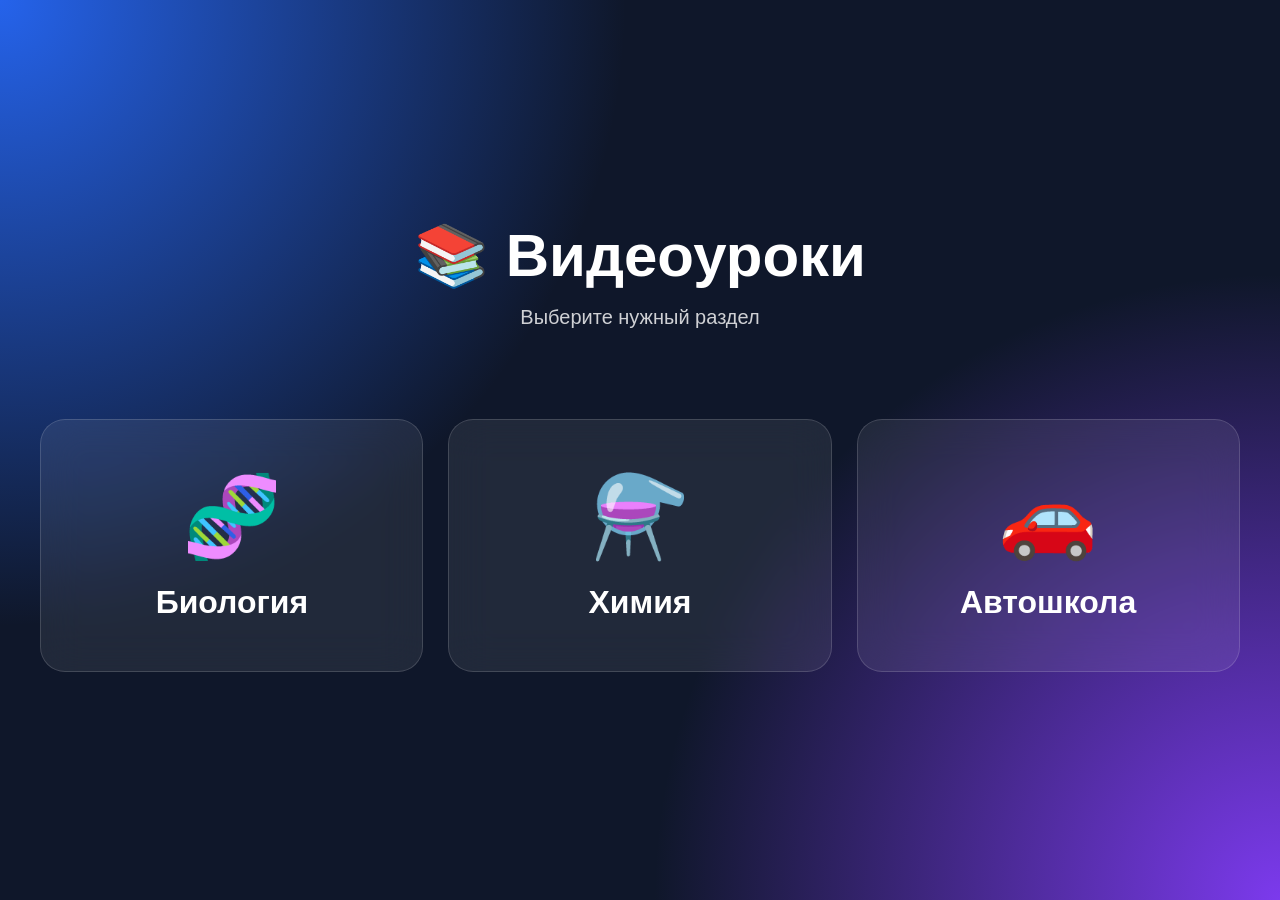
<file: index.html>
<!DOCTYPE html>
<html lang="en">
<head>
    <meta charset="UTF-8">
    <meta name="viewport" content="width=device-width, initial-scale=1.0">
    <link rel="stylesheet" href="style.css">
    <script src="script.js"></script>
    <title>Видеоуроки</title>
</head>
<body>
   <div class="hero">
    <h1>📚 Видеоуроки</h1>
    <p>Выберите нужный раздел</p>
</div>

<div class="categories">

    <a href="biology/biology.html" class="category biology">
        <div class="icon">🧬</div>
        <h2>Биология</h2>
    </a>

    <a href="chemistry/chemistry.html" class="category chemistry">
        <div class="icon">⚗️</div>
        <h2>Химия</h2>
    </a>

    <a href="driving/driving.html" class="category driving">
        <div class="icon">🚗</div>
        <h2>Автошкола</h2>
    </a>

</div>
</body>
</html>
</file>
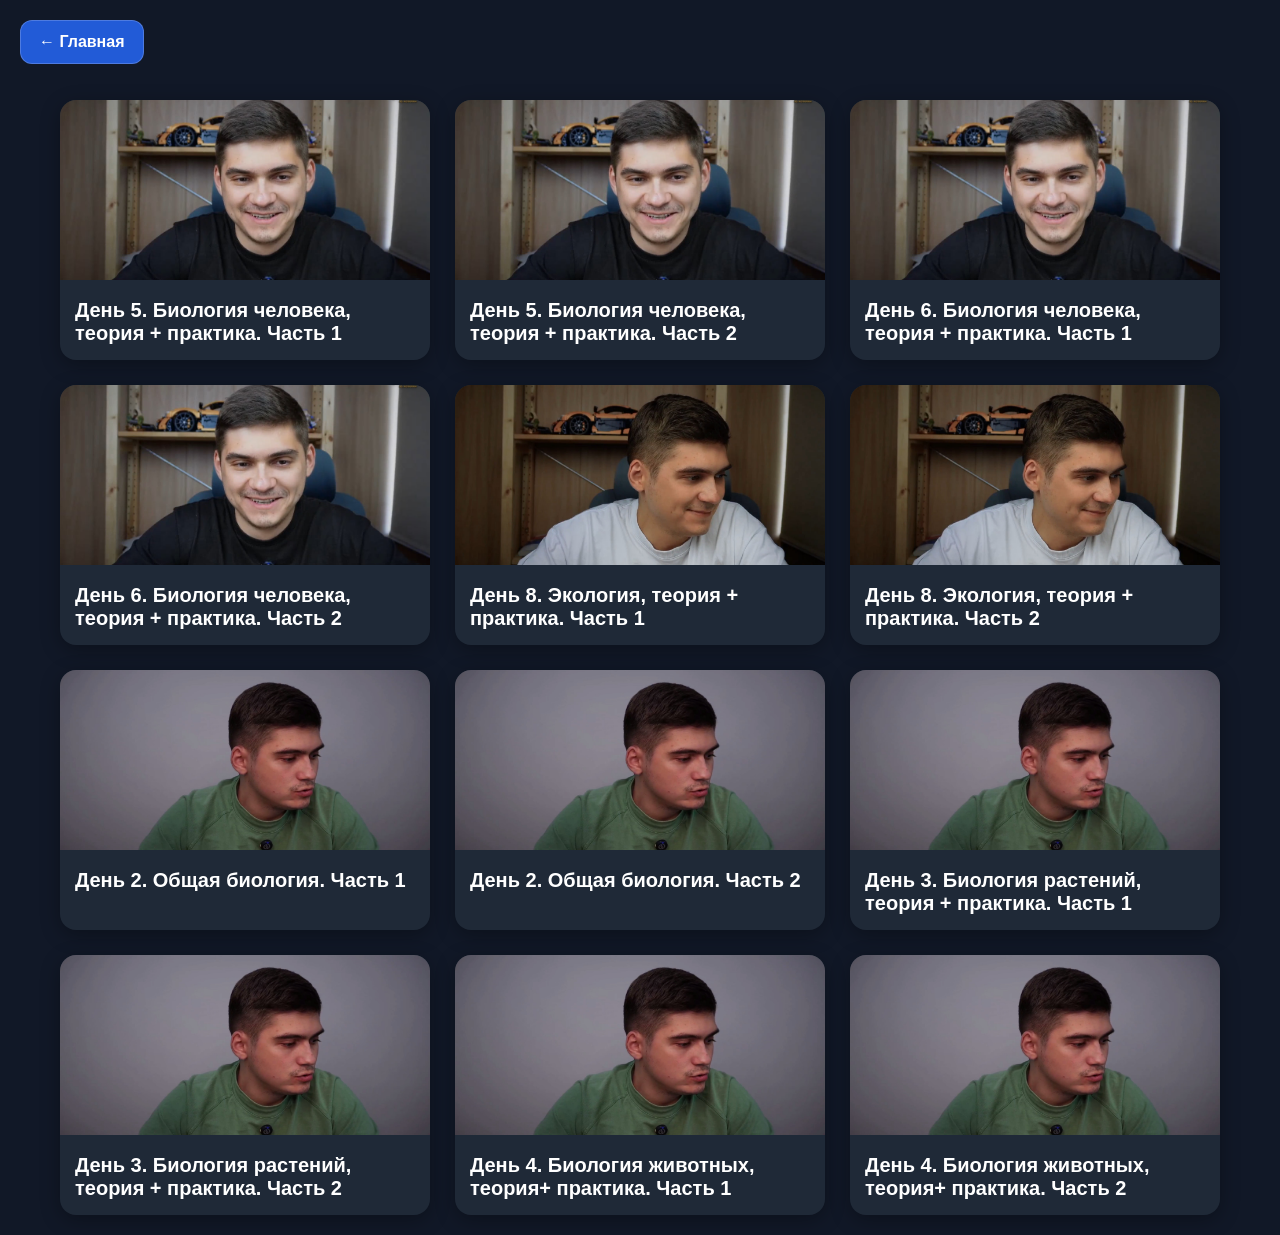
<file: biology/biology.html>
<!DOCTYPE html>
<html lang="en">
<head>
    <meta charset="UTF-8">
    <meta name="viewport" content="width=device-width, initial-scale=1.0">
    <link rel="stylesheet" href="biology.css">
    <script src="script.js"></script>
    <title>Document</title>
</head>
<body>
    <div id="mainPage">

<div class="video-grid">

<div class="card" onclick="openVideo('https://educontent.cloud/watch/ddbd0904-7dd3-4277-af37-741497814274?partner=15')">
<img src="/img/photo_2026-06-14_15-30-40.jpg">
<div class="card-title">День 5. Биология человека, теория + практика. Часть 1</div>
</div>

<div class="card" onclick="openVideo('https://educontent.cloud/watch/965122a3-87a3-4da2-8e14-28dfcf25ff70?partner=15')">
<img src="/img/photo_2026-06-14_15-30-40.jpg">
<div class="card-title">День 5. Биология человека, теория + практика. Часть 2</div>
</div>

<div class="card" onclick="openVideo('https://educontent.cloud/watch/f01aaa57-89a0-4a9c-bb4d-0c09159a7fdc?partner=15')">
<img src="/img/photo_2026-06-14_15-30-40.jpg">
<div class="card-title">День 6. Биология человека, теория + практика. Часть 1</div>
</div>

<div class="card" onclick="openVideo('https://educontent.cloud/watch/52076f2c-f1e5-4170-802f-f8b6f392ac95?partner=15')">
<img src="/img/photo_2026-06-14_15-30-40.jpg">
<div class="card-title">День 6. Биология человека, теория + практика. Часть 2</div>
</div>

<div class="card" onclick="openVideo('https://educontent.cloud/watch/01c0ef11-afef-433f-ab59-c601d9184adc?partner=15')">
<img src="/img/photo_2026-06-17_14-24-04.jpg">
<div class="card-title">День 8. Экология, теория + практика. Часть 1</div>
</div>

<div class="card" onclick="openVideo('https://educontent.cloud/watch/a6dc06b3-ce31-45e4-8dcd-dfde159e2c9e?partner=15')">
<img src="/img/photo_2026-06-17_14-24-04.jpg">
<div class="card-title">День 8. Экология, теория + практика. Часть 2</div>
</div>

<div class="card" onclick="openVideo('https://educontent.cloud/watch/a62ca53e-e510-469f-8e6b-aa2de824ad38?partner=15')">
<img src="/img/photo_2026-06-18_15-24-16.jpg">
<div class="card-title">День 2. Общая биология. Часть 1</div>
</div>

<div class="card" onclick="openVideo('https://educontent.cloud/watch/0af4f071-ea33-4fcc-b285-65c5c4a2124e?partner=15')">
<img src="/img/photo_2026-06-18_15-24-16.jpg">
<div class="card-title">День 2. Общая биология. Часть 2</div>
</div>

<div class="card" onclick="openVideo('https://educontent.cloud/watch/79d5f12c-2b6b-4fa7-a296-f15b64aebf7d?partner=15')">
<img src="/img/photo_2026-06-18_15-24-16.jpg">
<div class="card-title">День 3. Биология растений, теория + практика. Часть 1</div>
</div>

<div class="card" onclick="openVideo('https://educontent.cloud/watch/801435ff-1f9a-44a3-9145-e1ad1ebd92e9?partner=15')">
<img src="/img/photo_2026-06-18_15-24-16.jpg">
<div class="card-title">День 3. Биология растений, теория + практика. Часть 2</div>
</div>

<div class="card" onclick="openVideo('https://educontent.cloud/watch/d9fd2fd9-163f-45d2-8e9f-938d5fd29ff5?partner=15')">
<img src="/img/photo_2026-06-18_15-24-16.jpg">
<div class="card-title">День 4. Биология животных, теория+ практика. Часть 1</div>
</div>

<div class="card" onclick="openVideo('https://educontent.cloud/watch/86117f5d-f39f-44be-aef0-ced126111921?partner=15')">
<img src="/img/photo_2026-06-18_15-24-16.jpg">
<div class="card-title">День 4. Биология животных, теория+ практика. Часть 2</div>
</div>

</div>

<a href="../index.html" class="back-home">
    ← Главная
</a>

</div>

<!-- Страница плеера -->
<div class="player-page" id="playerPage">
    <div class="player-controls">
        <button class="back-btn" onclick="backToMenu()">
            ← Назад к урокам
        </button>
    </div>
    <div class="iframe-container">
        <!-- Добавлены все виды разрешений на фулскрин для всех браузеров -->
        <iframe 
            id="player" 
            allow="autoplay; fullscreen; picture-in-picture" 
            allowfullscreen
            webkitallowfullscreen
            mozallowfullscreen>
        </iframe>
    </div>
</div>

</div>
</body>
</html>
</file>
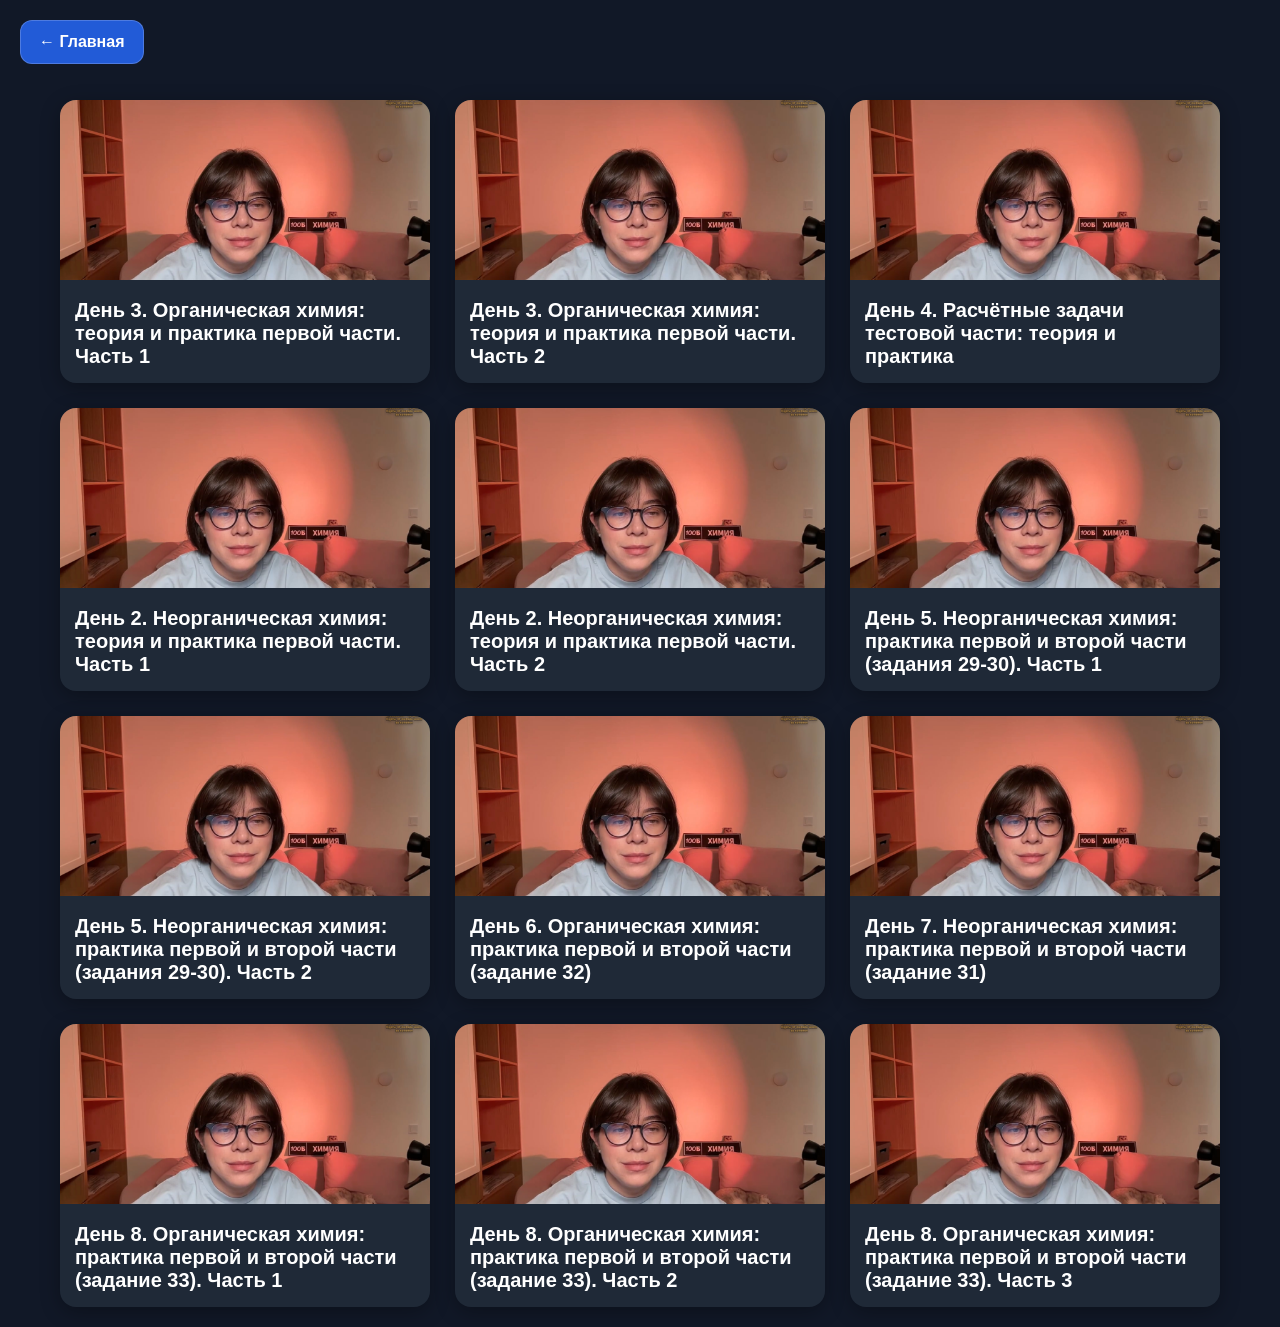
<file: chemistry/chemistry.html>
<!DOCTYPE html>
<html lang="en">
<head>
    <meta charset="UTF-8">
    <meta name="viewport" content="width=device-width, initial-scale=1.0">
    <link rel="stylesheet" href="chemistry.css">
    <script src="script.js"></script>
    <title>Document</title>
</head>
<body>
    <div id="mainPage">

<div class="video-grid">

<div class="card" onclick="openVideo('https://educontent.cloud/watch/3a9de1ed-5f81-4a28-bfef-b7c8d9c45e52?partner=15')">
<img src="/img/photo_2026-06-13_22-51-45.jpg">
<div class="card-title">День 3. Органическая химия: теория и практика первой части. Часть 1</div>
</div>

<div class="card" onclick="openVideo('https://educontent.cloud/watch/f63d94f8-9650-4481-bf72-a2ce60444272?partner=15')">
<img src="/img/photo_2026-06-13_22-51-45.jpg">
<div class="card-title">День 3. Органическая химия: теория и практика первой части. Часть 2</div>
</div>

<div class="card" onclick="openVideo('https://educontent.cloud/watch/bc212c4a-5a4e-4059-9bf1-5917840c0b3c?partner=15')">
<img src="/img/photo_2026-06-13_22-51-45.jpg">
<div class="card-title">День 4. Расчётные задачи тестовой части: теория и практика</div>
</div>

<div class="card" onclick="openVideo('https://educontent.cloud/watch/9d1a02d1-1d96-47a5-9cf2-492da953de85?partner=15')">
<img src="/img/photo_2026-06-13_22-51-45.jpg">
<div class="card-title">День 2. Неорганическая химия: теория и практика первой части. Часть 1</div>
</div>

<div class="card" onclick="openVideo('https://educontent.cloud/watch/8f34f0d1-cc15-4140-aab6-fd9af4cc4302?partner=15')">
<img src="/img/photo_2026-06-13_22-51-45.jpg">
<div class="card-title">День 2. Неорганическая химия: теория и практика первой части. Часть 2</div>
</div>

<div class="card" onclick="openVideo('https://educontent.cloud/watch/2f02ac73-53be-4cf0-a3c2-dff0be4d95e5?partner=15')">
<img src="/img/photo_2026-06-13_22-51-45.jpg">
<div class="card-title">День 5. Неорганическая химия: практика первой и второй части (задания 29-30). Часть 1</div>
</div>

<div class="card" onclick="openVideo('https://educontent.cloud/watch/f59fa327-da49-45a8-894b-cc3b343ca68a?partner=15')">
<img src="/img/photo_2026-06-13_22-51-45.jpg">
<div class="card-title">День 5. Неорганическая химия: практика первой и второй части (задания 29-30). Часть 2</div>
</div>

<div class="card" onclick="openVideo('https://educontent.cloud/watch/2544ecf9-5b21-4945-bd51-e5b1445ce355?partner=15')">
<img src="/img/photo_2026-06-13_22-51-45.jpg">
<div class="card-title">День 6. Органическая химия: практика первой и второй части (задание 32)</div>
</div>

<div class="card" onclick="openVideo('https://educontent.cloud/watch/44e163cb-55b9-4bcb-8bdf-e8d6be2c6e61?partner=15')">
<img src="/img/photo_2026-06-13_22-51-45.jpg">
<div class="card-title">День 7. Неорганическая химия: практика первой и второй части (задание 31)</div>
</div>

<div class="card" onclick="openVideo('https://educontent.cloud/watch/7e7b91af-97a6-4a74-9ab0-2909271b89b3?partner=15')">
<img src="/img/photo_2026-06-13_22-51-45.jpg">
<div class="card-title">День 8. Органическая химия: практика первой и второй части (задание 33).  Часть 1</div>
</div>

<div class="card" onclick="openVideo('https://educontent.cloud/watch/ff59957c-a959-4c82-a22c-02a159528e3c?partner=15')">
<img src="/img/photo_2026-06-13_22-51-45.jpg">
<div class="card-title">День 8. Органическая химия: практика первой и второй части (задание 33). Часть 2</div>
</div>

<div class="card" onclick="openVideo('https://educontent.cloud/watch/93c9dbc3-98e1-49c6-b989-ceff128943f0?partner=15')">
<img src="/img/photo_2026-06-13_22-51-45.jpg">
<div class="card-title">День 8. Органическая химия: практика первой и второй части (задание 33). Часть 3</div>
</div>

</div>

<a href="../index.html" class="back-home">
    ← Главная
</a>

</div>

<!-- Страница плеера -->
<div class="player-page" id="playerPage">
    <div class="player-controls">
        <button class="back-btn" onclick="backToMenu()">
            ← Назад к урокам
        </button>
    </div>
    <div class="iframe-container">
        <!-- Добавлены все виды разрешений на фулскрин для всех браузеров -->
        <iframe 
            id="player" 
            allow="autoplay; fullscreen; picture-in-picture" 
            allowfullscreen
            webkitallowfullscreen
            mozallowfullscreen>
        </iframe>
    </div>
</div>

</div>
</body>
</html>
</file>
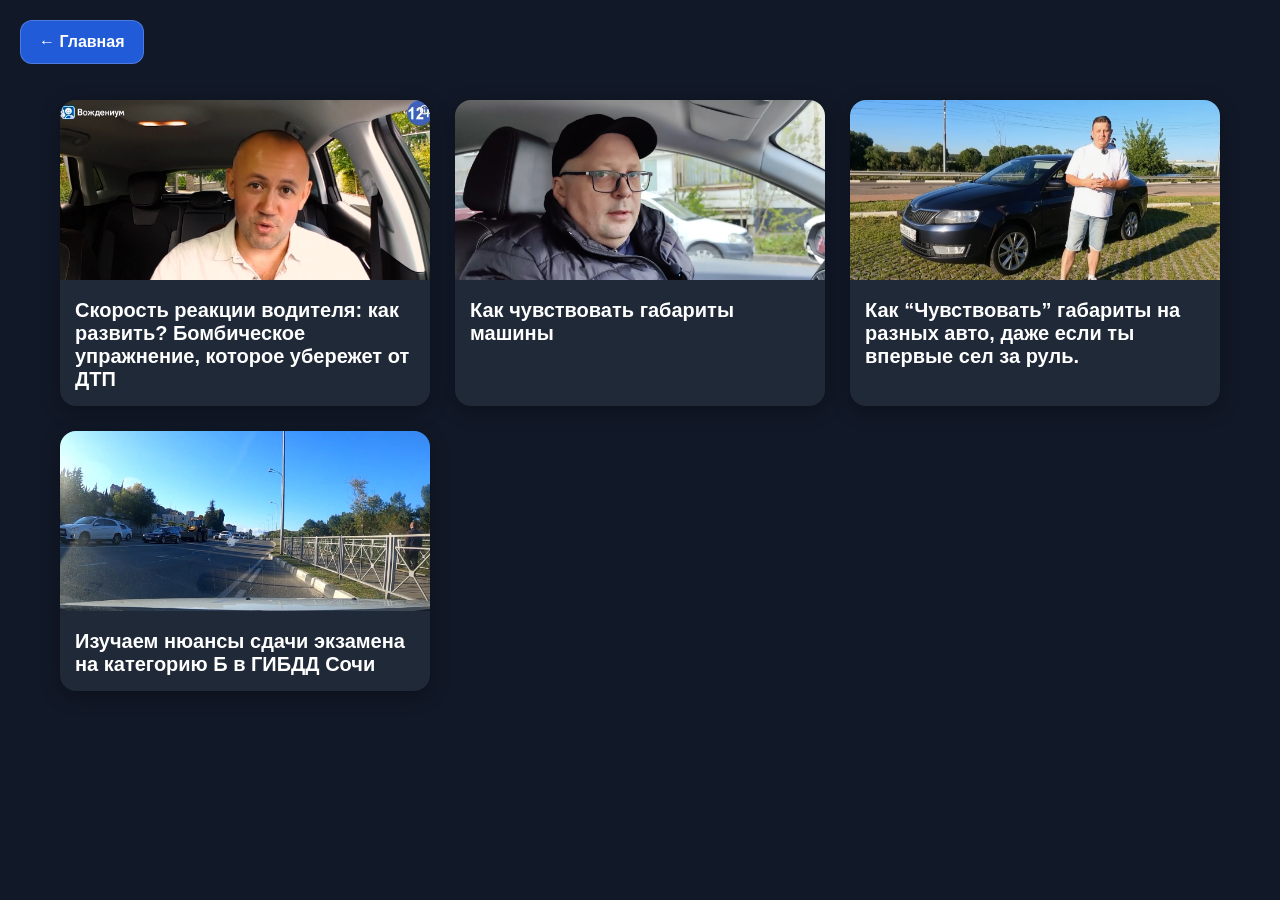
<file: driving/driving.html>
<!DOCTYPE html>
<html lang="en">
<head>
    <meta charset="UTF-8">
    <meta name="viewport" content="width=device-width, initial-scale=1.0">
    <link rel="stylesheet" href="driving.css">
    <script src="script.js"></script>
    <title>Document</title>
</head>
<body>
    <div id="mainPage">

<div class="video-grid">

<div class="card" onclick="openVideo('https://drive.google.com/file/d/1w-4HDv-1IhQ0u_moSZJhE8yCY3kiBPnA/preview')">
<img src="/img/скорость реакции.jpg">
<div class="card-title">Скорость реакции водителя: как развить? Бомбическое упражнение, которое убережет от ДТП</div>
</div>

<div class="card" onclick="openVideo('https://drive.google.com/file/d/1jUODFKJX-G3pyVg3n8MUusuysvQ2B1Dq/preview')">
<img src="/img/Габариты.jpg">
<div class="card-title">Как чувствовать габариты машины</div>
</div>

<div class="card" onclick="openVideo('https://drive.google.com/file/d/194FkBUVFMNIXtS3485aRCaCLGbrbrEOW/preview')">
<img src="/img/габариты2.jpg">
<div class="card-title">Как “Чувствовать” габариты на разных авто, даже если ты впервые сел за руль.</div>
</div>

<div class="card" onclick="openVideo('https://drive.google.com/file/d/1SRIxRqbRFAEaiZ6q6hjQSQI2pyxc_uaw/preview')">
<img src="/img/сочи.jpg">
<div class="card-title">Изучаем нюансы сдачи экзамена на категорию Б в ГИБДД Сочи</div>
</div>

</div>

<a href="../index.html" class="back-home">
    ← Главная
</a>

</div>

<!-- Страница плеера -->
<div class="player-page" id="playerPage">
    <div class="player-controls">
        <button class="back-btn" onclick="backToMenu()">
            ← Назад к урокам
        </button>
    </div>
    <div class="iframe-container">
        <!-- Добавлены все виды разрешений на фулскрин для всех браузеров -->
        <iframe 
            id="player" 
            allow="autoplay; fullscreen; picture-in-picture" 
            allowfullscreen
            webkitallowfullscreen
            mozallowfullscreen>
        </iframe>
    </div>
</div>

</div>
</body>
</html>
</file>
<file: style.css>
*{
    margin:0;
    padding:0;
    box-sizing:border-box;
    font-family:'Segoe UI',sans-serif;
}

body{
    min-height:100vh;
    background:
    radial-gradient(circle at top left,#2563eb 0%,transparent 40%),
    radial-gradient(circle at bottom right,#7c3aed 0%,transparent 40%),
    #0f172a;
    color:white;
}

.hero{
    text-align:center;
    padding:220px 20px 10px;
}

.hero h1{
    font-size:60px;
    margin-bottom:15px;
}

.hero p{
    font-size:20px;
    opacity:.8;
}

.categories{
    max-width:1200px;
    margin:80px auto 0;
    display:grid;
    grid-template-columns:repeat(auto-fit,minmax(300px,1fr));
    gap:25px;
    padding:0.4px;
}

.category{
    text-decoration:none;
    color:white;
    padding:50px 20px;
    border-radius:25px;
    text-align:center;
    backdrop-filter:blur(20px);
    background:rgba(255,255,255,.08);
    border:1px solid rgba(255,255,255,.15);
    transition:.35s;
}

.category:hover{
    transform:translateY(-10px) scale(1.03);
}

.icon{
    font-size:80px;
    margin-bottom:20px;
}

.category h2{
    font-size:32px;
}

.biology:hover{
    box-shadow:0 0 40px rgba(34,197,94,.7);
}

.chemistry:hover{
    box-shadow:0 0 40px rgba(168,85,247,.7);
}

.driving:hover{
    box-shadow:0 0 40px rgba(59,130,246,.7);
}

@media(max-width:768px){

.hero h1{
    font-size:42px;
}

.category{
    padding:35px 20px;
}

.icon{
    font-size:60px;
}

.category h2{
    font-size:24px;
}

}
ц
.back-btn{
    background:#2563eb;
    color:white;
    border:none;
    padding:12px 20px;
    border-radius:10px;
    cursor:pointer;
    margin-bottom:20px;
    font-size:16px;
}

.back-btn:hover{
    background:#1d4ed8;
}

iframe{
    width:100%;
    height:80vh;
    border:none;
    border-radius:15px;
}


@media (max-width: 768px) {
    header {
        font-size: 28px;
        padding: 30px 15px 10px;
    }
    .video-grid {
        gap: 16px;
        padding: 16px;
    }
    .card-title {
        font-size: 16px;
        padding: 12px;
    }
    .player-controls {
        padding: 10px 15px;
    }
    .back-btn {
        padding: 8px 16px;
        font-size: 14px;
    }
}
</file>
<file: biology/biology.css>
*{
    margin:0;
    padding:0;
    box-sizing:border-box;
    font-family:Arial,sans-serif;
}

body{
    background:#111827;
    color:white;
}

.video-grid{
    max-width:1200px;
    margin:80px auto 0;
    display:grid;
    grid-template-columns:repeat(auto-fit,minmax(300px,1fr));
    gap:25px;
    padding:20px;
}

.card{
    background:#1f2937;
    border-radius:16px;
    overflow:hidden;
    cursor:pointer;
    transition:.3s;
    box-shadow:0 5px 20px rgba(0,0,0,.3);
}

.card:hover{
    transform:translateY(-8px);
}

.card img{
    width:100%;
    height:180px;
    object-fit:cover;
}

.card-title{
    padding:15px;
    font-size:20px;
    font-weight:bold;
}

.player-page{
    display:none;
    height:100vh;
    padding:20px;
}

.back-btn{
    background:#2563eb;
    color:white;
    border:none;
    padding:12px 20px;
    border-radius:10px;
    cursor:pointer;
    margin-bottom:20px;
    font-size:16px;
}

.back-btn:hover{
    transform: scale(1.05);
    background: rgba(29, 78, 216, 1);
    box-shadow: 0 0 20px rgba(37,99,235,0.5);
}

.back-home{
    position: fixed;
    top: 20px;
    left: 20px;
    z-index: 999;

    background: rgba(37, 99, 235, 0.9);
    color: white;
    padding: 12px 18px;
    border-radius: 12px;

    text-decoration: none;
    font-size: 16px;
    font-weight: 600;

    backdrop-filter: blur(10px);
    border: 1px solid rgba(255,255,255,0.2);

    transition: 0.3s;
}

.back-home:hover{
    transform: scale(1.05);
    background: rgba(29, 78, 216, 1);
    box-shadow: 0 0 20px rgba(37,99,235,0.5);
}

iframe{
    width:100%;
    height:80vh;
    border:none;
    border-radius:15px;
}


@media (max-width: 768px) {
    header {
        font-size: 28px;
        padding: 30px 15px 10px;
    }
    .video-grid {
        gap: 16px;
        padding: 16px;
    }
    .card-title {
        font-size: 16px;
        padding: 12px;
    }
    .player-controls {
        padding: 10px 15px;
    }
    .back-btn {
        padding: 8px 16px;
        font-size: 14px;
    }
}
</file>
<file: chemistry/chemistry.css>
*{
    margin:0;
    padding:0;
    box-sizing:border-box;
    font-family:Arial,sans-serif;
}

body{
    background:#111827;
    color:white;
}

.video-grid{
    max-width:1200px;
    margin:80px auto 0;
    display:grid;
    grid-template-columns:repeat(auto-fit,minmax(300px,1fr));
    gap:25px;
    padding:20px;
}

.card{
    background:#1f2937;
    border-radius:16px;
    overflow:hidden;
    cursor:pointer;
    transition:.3s;
    box-shadow:0 5px 20px rgba(0,0,0,.3);
}

.card:hover{
    transform:translateY(-8px);
}

.card img{
    width:100%;
    height:180px;
    object-fit:cover;
}

.card-title{
    padding:15px;
    font-size:20px;
    font-weight:bold;
}

.player-page{
    display:none;
    height:100vh;
    padding:20px;
}

.back-btn{
    background:#2563eb;
    color:white;
    border:none;
    padding:12px 20px;
    border-radius:10px;
    cursor:pointer;
    margin-bottom:20px;
    font-size:16px;
}

.back-btn:hover{
    transform: scale(1.05);
    background: rgba(29, 78, 216, 1);
    box-shadow: 0 0 20px rgba(37,99,235,0.5);
}

.back-home{
    position: fixed;
    top: 20px;
    left: 20px;
    z-index: 999;

    background: rgba(37, 99, 235, 0.9);
    color: white;
    padding: 12px 18px;
    border-radius: 12px;

    text-decoration: none;
    font-size: 16px;
    font-weight: 600;

    backdrop-filter: blur(10px);
    border: 1px solid rgba(255,255,255,0.2);

    transition: 0.3s;
}

.back-home:hover{
    transform: scale(1.05);
    background: rgba(29, 78, 216, 1);
    box-shadow: 0 0 20px rgba(37,99,235,0.5);
}

iframe{
    width:100%;
    height:80vh;
    border:none;
    border-radius:15px;
}


@media (max-width: 768px) {
    header {
        font-size: 28px;
        padding: 30px 15px 10px;
    }
    .video-grid {
        gap: 16px;
        padding: 16px;
    }
    .card-title {
        font-size: 16px;
        padding: 12px;
    }
    .player-controls {
        padding: 10px 15px;
    }
    .back-btn {
        padding: 8px 16px;
        font-size: 14px;
    }
}
</file>
<file: driving/driving.css>
*{
    margin:0;
    padding:0;
    box-sizing:border-box;
    font-family:Arial,sans-serif;
}

body{
    background:#111827;
    color:white;
}

.video-grid{
    max-width:1200px;
    margin:80px auto 0;
    display:grid;
    grid-template-columns:repeat(auto-fit,minmax(300px,1fr));
    gap:25px;
    padding:20px;
}

.card{
    background:#1f2937;
    border-radius:16px;
    overflow:hidden;
    cursor:pointer;
    transition:.3s;
    box-shadow:0 5px 20px rgba(0,0,0,.3);
}

.card:hover{
    transform:translateY(-8px);
}

.card img{
    width:100%;
    height:180px;
    object-fit:cover;
}

.card-title{
    padding:15px;
    font-size:20px;
    font-weight:bold;
}

.player-page{
    display:none;
    height:100vh;
    padding:20px;
}

.back-btn{
    background:#2563eb;
    color:white;
    border:none;
    padding:12px 20px;
    border-radius:10px;
    cursor:pointer;
    margin-bottom:20px;
    font-size:16px;
}

.back-btn:hover{
    transform: scale(1.05);
    background: rgba(29, 78, 216, 1);
    box-shadow: 0 0 20px rgba(37,99,235,0.5);
}

.back-home{
    position: fixed;
    top: 20px;
    left: 20px;
    z-index: 999;

    background: rgba(37, 99, 235, 0.9);
    color: white;
    padding: 12px 18px;
    border-radius: 12px;

    text-decoration: none;
    font-size: 16px;
    font-weight: 600;

    backdrop-filter: blur(10px);
    border: 1px solid rgba(255,255,255,0.2);

    transition: 0.3s;
}

.back-home:hover{
    transform: scale(1.05);
    background: rgba(29, 78, 216, 1);
    box-shadow: 0 0 20px rgba(37,99,235,0.5);
}

iframe{
    width:100%;
    height:80vh;
    border:none;
    border-radius:15px;
}


@media (max-width: 768px) {
    header {
        font-size: 28px;
        padding: 30px 15px 10px;
    }
    .video-grid {
        gap: 16px;
        padding: 16px;
    }
    .card-title {
        font-size: 16px;
        padding: 12px;
    }
    .player-controls {
        padding: 10px 15px;
    }
    .back-btn {
        padding: 8px 16px;
        font-size: 14px;
    }
}
</file>
